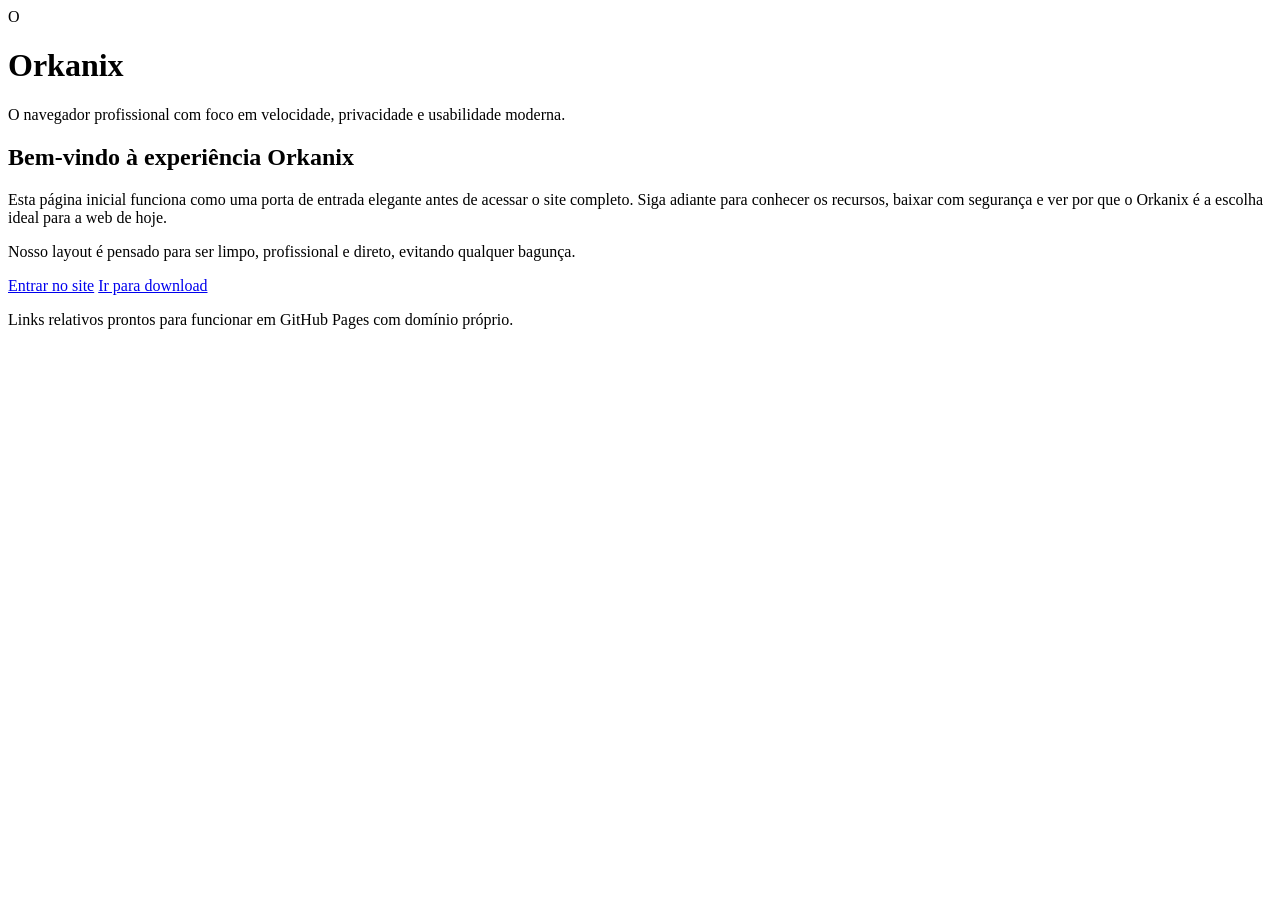
<file: pasta nova/index.html>
﻿<!DOCTYPE html>
<html lang="pt-BR">
<head>
  <meta charset="UTF-8">
  <meta name="viewport" content="width=device-width, initial-scale=1.0">
  <title>Orkanix - Página Inicial</title>
  <link hred="./css/style.css">
</head>
<body class="landing-page">
  <div class="landing-overlay">
    <header class="hero-header">
      <div class="brand">
        <div class="brand-mark">O</div>
        <div>
          <h1>Orkanix</h1>
          <p>O navegador profissional com foco em velocidade, privacidade e usabilidade moderna.</p>
        </div>
      </div>
    </header>

    <main class="landing-content">
      <h2>Bem-vindo à experiência Orkanix</h2>
      <p>Esta página inicial funciona como uma porta de entrada elegante antes de acessar o site completo. Siga adiante para conhecer os recursos, baixar com segurança e ver por que o Orkanix é a escolha ideal para a web de hoje.</p>
      <p>Nosso layout é pensado para ser limpo, profissional e direto, evitando qualquer bagunça.</p>

      <div class="landing-actions">
        <a href="site.html" class="button primary">Entrar no site</a>
        <a href="download.html" class="button secondary">Ir para download</a>
      </div>
    </main>

    <footer class="landing-footer">
      <p>Links relativos prontos para funcionar em GitHub Pages com domínio próprio.</p>
    </footer>
  </div>
</body>
</html>
</file>
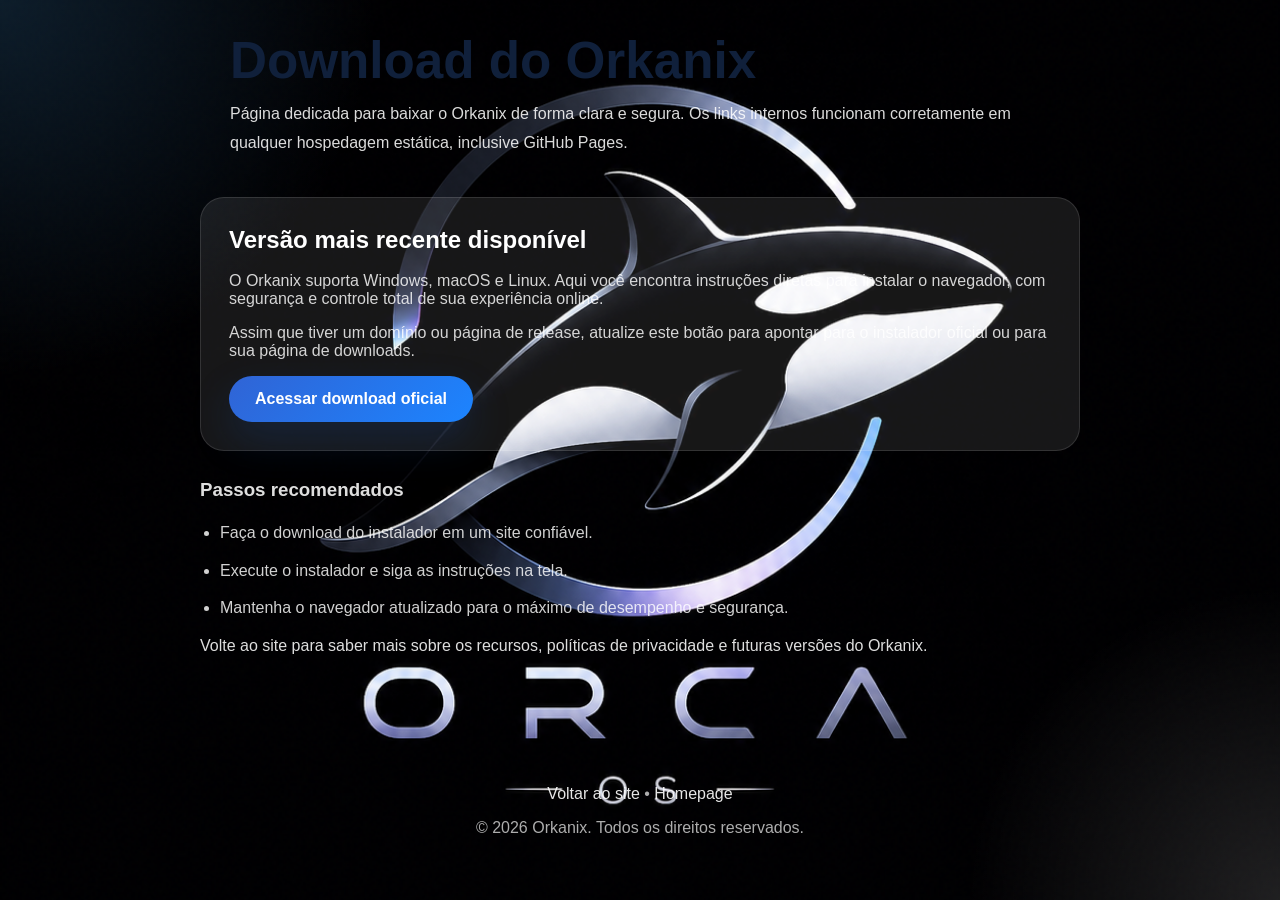
<file: pasta nova/download.html>
﻿<!DOCTYPE html>
<html lang="pt-BR">
<head>
  <meta charset="UTF-8">
  <meta name="viewport" content="width=device-width, initial-scale=1.0">
  <title>Download Orkanix Navegador</title>
  <link rel="stylesheet" href="style.css">
</head>
<body class="download-page">
  <header class="page-header">
    <div>
      <h1>Download do Orkanix</h1>
      <p>Página dedicada para baixar o Orkanix de forma clara e segura. Os links internos funcionam corretamente em qualquer hospedagem estática, inclusive GitHub Pages.</p>
    </div>
  </header>

  <main class="download-content">
    <section class="download-card">
      <h2>Versão mais recente disponível</h2>
      <p>O Orkanix suporta Windows, macOS e Linux. Aqui você encontra instruções diretas para instalar o navegador, com segurança e controle total de sua experiência online.</p>
      <p>Assim que tiver um domínio ou página de release, atualize este botão para apontar para o instalador oficial ou para sua página de downloads.</p>
      <a href="https://github.com/" class="button primary" target="_blank" rel="noopener noreferrer">Acessar download oficial</a>
    </section>

    <section class="download-details">
      <h3>Passos recomendados</h3>
      <ul>
        <li>Faça o download do instalador em um site confiável.</li>
        <li>Execute o instalador e siga as instruções na tela.</li>
        <li>Mantenha o navegador atualizado para o máximo de desempenho e segurança.</li>
      </ul>
      <p>Volte ao site para saber mais sobre os recursos, políticas de privacidade e futuras versões do Orkanix.</p>
    </section>
  </main>

  <footer class="page-footer">
    <p><a href="site.html">Voltar ao site</a> • <a href="index.html">Homepage</a></p>
    <p>&copy; 2026 Orkanix. Todos os direitos reservados.</p>
  </footer>
</body>
</html>
</file>
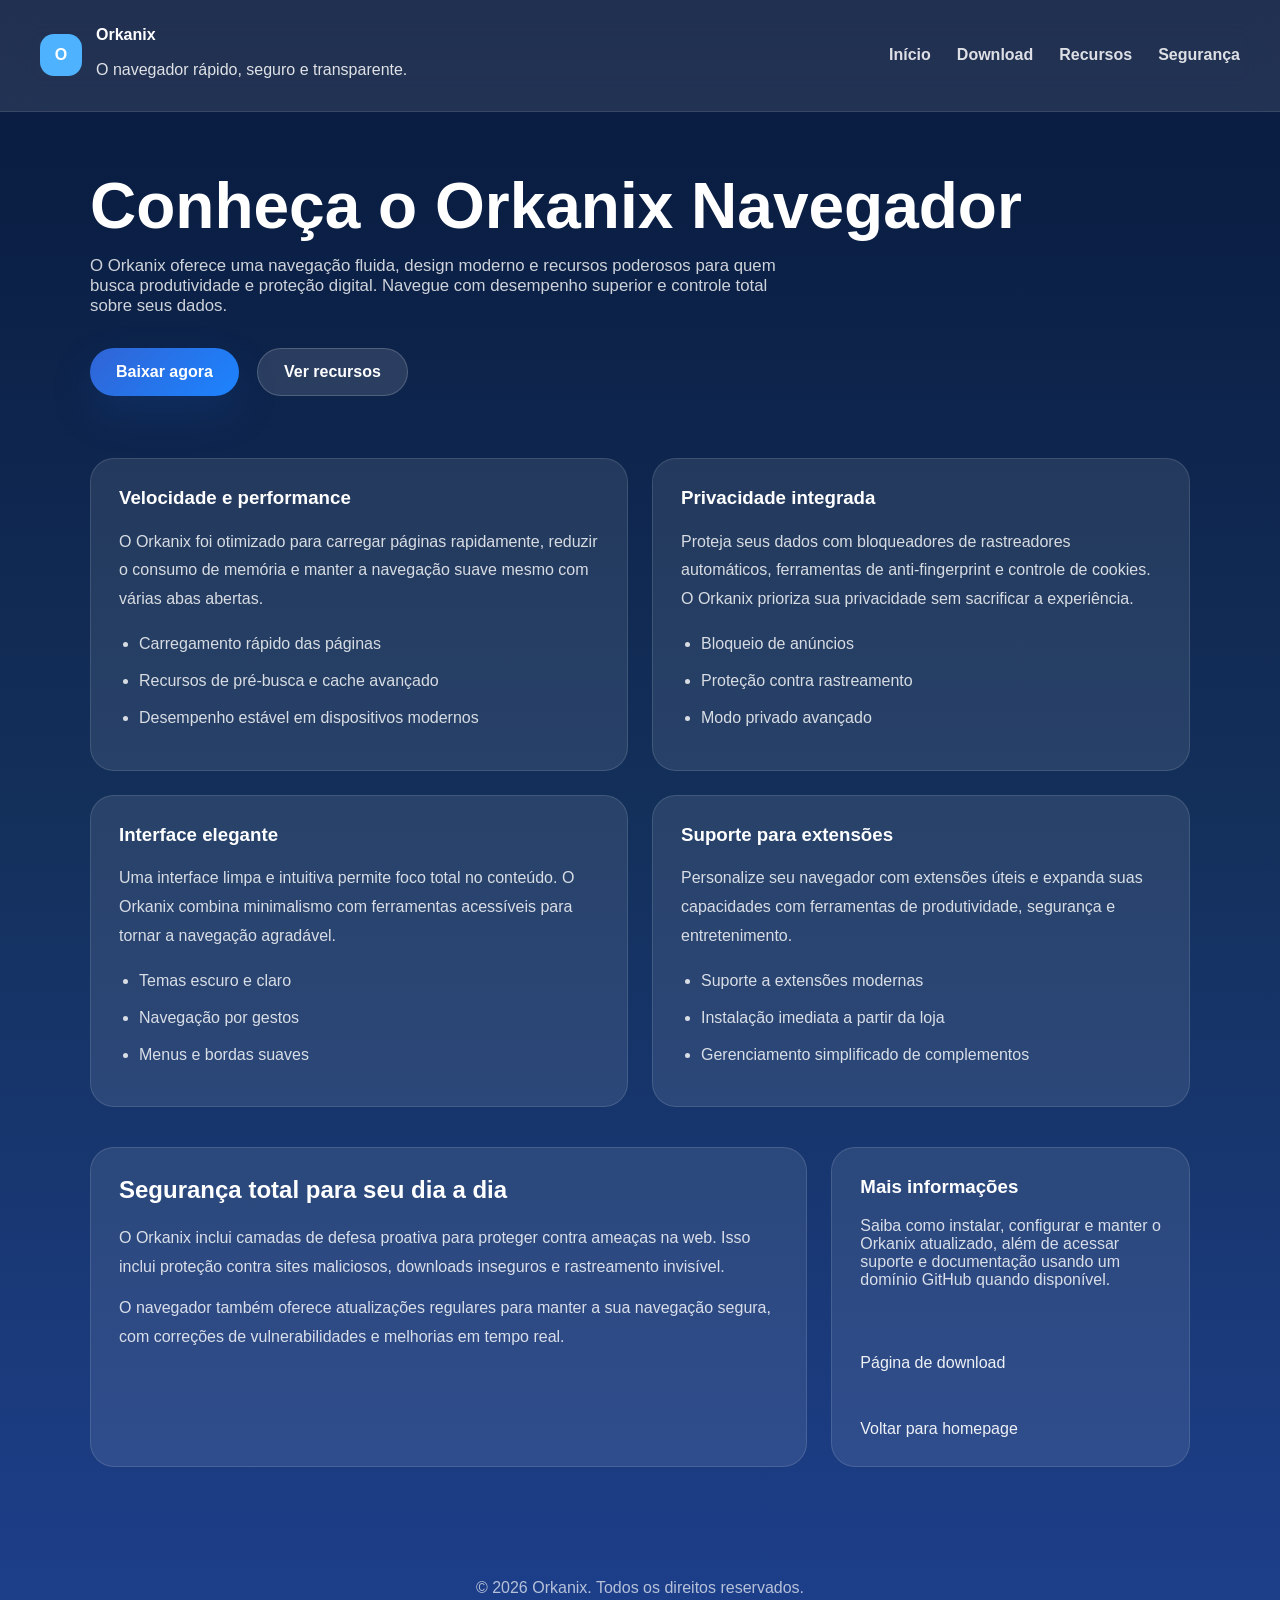
<file: pasta nova/site.html>
﻿<!DOCTYPE html>
<html lang="pt-BR">
<head>
  <meta charset="UTF-8">
  <meta name="viewport" content="width=device-width, initial-scale=1.0">
  <title>Orkanix - Site Oficial</title>
  <link rel="stylesheet" href="style.css">
</head>
<body>
  <header class="site-header">
    <div class="site-brand">
      <span>O</span>
      <div>
        <strong>Orkanix</strong>
        <p>O navegador rápido, seguro e transparente.</p>
      </div>
    </div>
    <nav class="site-nav">
      <a href="index.html">Início</a>
      <a href="download.html">Download</a>
      <a href="#recursos">Recursos</a>
      <a href="#seguranca">Segurança</a>
    </nav>
  </header>

  <main>
    <section class="hero-section">
      <h1>Conheça o Orkanix Navegador</h1>
      <p>O Orkanix oferece uma navegação fluida, design moderno e recursos poderosos para quem busca produtividade e proteção digital. Navegue com desempenho superior e controle total sobre seus dados.</p>
      <div class="hero-actions">
        <a href="download.html" class="button primary">Baixar agora</a>
        <a href="#recursos" class="button secondary">Ver recursos</a>
      </div>
    </section>

    <section class="feature-grid" id="recursos">
      <div class="feature-card">
        <h3>Velocidade e performance</h3>
        <p>O Orkanix foi otimizado para carregar páginas rapidamente, reduzir o consumo de memória e manter a navegação suave mesmo com várias abas abertas.</p>
        <ul>
          <li>Carregamento rápido das páginas</li>
          <li>Recursos de pré-busca e cache avançado</li>
          <li>Desempenho estável em dispositivos modernos</li>
        </ul>
      </div>

      <div class="feature-card">
        <h3>Privacidade integrada</h3>
        <p>Proteja seus dados com bloqueadores de rastreadores automáticos, ferramentas de anti-fingerprint e controle de cookies. O Orkanix prioriza sua privacidade sem sacrificar a experiência.</p>
        <ul>
          <li>Bloqueio de anúncios</li>
          <li>Proteção contra rastreamento</li>
          <li>Modo privado avançado</li>
        </ul>
      </div>

      <div class="feature-card">
        <h3>Interface elegante</h3>
        <p>Uma interface limpa e intuitiva permite foco total no conteúdo. O Orkanix combina minimalismo com ferramentas acessíveis para tornar a navegação agradável.</p>
        <ul>
          <li>Temas escuro e claro</li>
          <li>Navegação por gestos</li>
          <li>Menus e bordas suaves</li>
        </ul>
      </div>

      <div class="feature-card">
        <h3>Suporte para extensões</h3>
        <p>Personalize seu navegador com extensões úteis e expanda suas capacidades com ferramentas de produtividade, segurança e entretenimento.</p>
        <ul>
          <li>Suporte a extensões modernas</li>
          <li>Instalação imediata a partir da loja</li>
          <li>Gerenciamento simplificado de complementos</li>
        </ul>
      </div>
    </section>

    <section class="details-section" id="seguranca">
      <div class="card card-large">
        <h2>Segurança total para seu dia a dia</h2>
        <p>O Orkanix inclui camadas de defesa proativa para proteger contra ameaças na web. Isso inclui proteção contra sites maliciosos, downloads inseguros e rastreamento invisível.</p>
        <p>O navegador também oferece atualizações regulares para manter a sua navegação segura, com correções de vulnerabilidades e melhorias em tempo real.</p>
      </div>

      <aside class="quick-links">
        <div>
          <h3>Mais informações</h3>
          <p>Saiba como instalar, configurar e manter o Orkanix atualizado, além de acessar suporte e documentação usando um domínio GitHub quando disponível.</p>
        </div>
        <a href="download.html">Página de download</a>
        <a href="index.html">Voltar para homepage</a>
      </aside>
    </section>
  </main>

  <footer class="page-footer">
    <p>&copy; 2026 Orkanix. Todos os direitos reservados.</p>
  </footer>
</body>
</html>
</file>
<file: pasta nova/style.css>
:root {
  --dark: #08193d;
  --blue: #3064d5;
  --accent: #4fb2ff;
  --surface: #f5f9ff;
  --surface-strong: #e8effd;
  --text: #10203b;
  --muted: #5f6c88;
  --border: rgba(47, 92, 173, 0.14);
}

* {
  box-sizing: border-box;
}

html {
  scroll-behavior: smooth;
}

body {
  margin: 0;
  font-family: Inter, Arial, sans-serif;
  color: var(--text);
  background: linear-gradient(180deg, #08193d 0%, #13305b 50%, #1d3f8b 100%);
}

a {
  color: inherit;
  text-decoration: none;
}

button,
.button {
  border: none;
  border-radius: 999px;
  cursor: pointer;
  font-weight: 700;
  transition: transform 0.2s ease, box-shadow 0.2s ease, background-color 0.2s ease;
}

.button {
  display: inline-flex;
  align-items: center;
  justify-content: center;
  padding: 14px 26px;
  text-decoration: none;
}

.button.primary {
  background: linear-gradient(135deg, var(--blue), #1c84ff);
  color: white;
  box-shadow: 0 18px 40px rgba(22, 76, 160, 0.24);
}

.button.secondary {
  background: rgba(255, 255, 255, 0.12);
  color: white;
  border: 1px solid rgba(255, 255, 255, 0.18);
}

.button:hover {
  transform: translateY(-1px);
}

.landing-page,
.download-page {
  min-height: 100vh;
  display: grid;
  place-items: center;
  padding: 32px;
  background-image: radial-gradient(circle at top left, rgba(79, 178, 255, 0.16), transparent 24%),
    radial-gradient(circle at bottom right, rgba(255, 255, 255, 0.12), transparent 20%),
    url('orkanix.png');
  background-size: cover;
  background-position: center;
}

.landing-overlay {
  width: min(1080px, 100%);
  border-radius: 28px;
  background: rgba(255, 255, 255, 0.06);
  border: 1px solid rgba(255, 255, 255, 0.16);
  backdrop-filter: blur(24px);
  padding: 40px;
  box-shadow: 0 40px 120px rgba(0, 0, 0, 0.25);
}

.hero-header,
.page-header {
  display: flex;
  justify-content: space-between;
  align-items: flex-start;
  gap: 18px;
  margin-bottom: 34px;
}

.brand {
  display: flex;
  align-items: center;
  gap: 16px;
}

.brand-mark {
  width: 72px;
  height: 72px;
  border-radius: 22px;
  display: grid;
  place-items: center;
  background: linear-gradient(135deg, #4fb2ff, #1c84ff);
  color: white;
  font-size: 2rem;
  font-weight: 800;
  box-shadow: 0 12px 30px rgba(79, 178, 255, 0.25);
}

.hero-header h1,
.page-header h1 {
  margin: 0;
  font-size: clamp(2.4rem, 4vw, 4rem);
  line-height: 1.03;
}

.hero-header p,
.page-header p,
.landing-content p,
.site-header p,
.card p,
.feature-card p,
.quick-text p {
  margin: 12px 0 0;
  color: rgba(255, 255, 255, 0.86);
  max-width: 820px;
  line-height: 1.8;
}

.landing-content {
  max-width: 830px;
}

.landing-content h2 {
  font-size: clamp(2rem, 4vw, 3rem);
  color: white;
  margin: 0 0 22px;
}

.landing-actions {
  display: flex;
  flex-wrap: wrap;
  gap: 16px;
  margin-top: 30px;
}

.landing-footer,
.page-footer {
  margin-top: 36px;
  color: rgba(255, 255, 255, 0.72);
  text-align: center;
}

.site-header {
  position: sticky;
  top: 0;
  z-index: 10;
  display: flex;
  justify-content: space-between;
  align-items: center;
  gap: 30px;
  padding: 26px 40px;
  background: rgba(255, 255, 255, 0.10);
  backdrop-filter: blur(18px);
  border-bottom: 1px solid rgba(255, 255, 255, 0.10);
}

.site-brand {
  display: flex;
  align-items: center;
  gap: 14px;
  color: white;
}

.site-brand span {
  display: inline-flex;
  width: 42px;
  height: 42px;
  align-items: center;
  justify-content: center;
  background: #4fb2ff;
  border-radius: 14px;
  font-weight: 800;
}

.site-nav {
  display: flex;
  gap: 26px;
  flex-wrap: wrap;
}

.site-nav a {
  color: rgba(255, 255, 255, 0.85);
  font-weight: 600;
}

.site-nav a:hover {
  color: white;
}

.hero-section {
  padding: 62px 40px;
  max-width: 1180px;
  margin: 0 auto;
}

.hero-section h1 {
  margin: 0;
  font-size: clamp(3rem, 5vw, 5.2rem);
  color: white;
  line-height: 1.02;
}

.hero-section p {
  font-size: 1.05rem;
  max-width: 720px;
  color: rgba(255, 255, 255, 0.8);
}

.hero-actions {
  display: flex;
  flex-wrap: wrap;
  gap: 18px;
  margin-top: 32px;
}

.section-heading {
  color: white;
  font-size: clamp(2rem, 4vw, 2.6rem);
  margin: 0 0 18px;
}

.feature-grid {
  display: grid;
  grid-template-columns: repeat(2, minmax(0, 1fr));
  gap: 24px;
  padding: 0 40px 40px;
  max-width: 1180px;
  margin: 0 auto;
}

.feature-card,
.card,
.download-card,
.quick-links {
  background: rgba(255, 255, 255, 0.09);
  border: 1px solid rgba(255, 255, 255, 0.12);
  border-radius: 24px;
  padding: 28px;
}

.feature-card h3,
.card h2,
.download-card h2,
.quick-links h3 {
  margin-top: 0;
  color: white;
}

.feature-card p,
.card p,
.quick-links p,
.download-card p {
  color: rgba(255, 255, 255, 0.82);
}

.feature-card ul,
.download-details ul {
  margin: 16px 0 0;
  padding-left: 20px;
  color: rgba(255, 255, 255, 0.82);
}

.feature-card li,
.download-details li {
  margin-bottom: 10px;
  line-height: 1.7;
}

.details-section {
  display: grid;
  grid-template-columns: 2fr 1fr;
  gap: 24px;
  max-width: 1180px;
  margin: 0 auto 64px;
  padding: 0 40px;
}

.card-large {
  min-height: 320px;
}

.quick-links {
  display: flex;
  flex-direction: column;
  justify-content: space-between;
}

.quick-links a {
  display: block;
  margin-top: 18px;
  color: rgba(255, 255, 255, 0.92);
}

.cta-section {
  max-width: 1180px;
  margin: 0 auto 60px;
  padding: 0 40px;
  text-align: center;
}

.cta-section h2 {
  color: white;
  margin-bottom: 18px;
}

.download-content {
  width: min(960px, 100%);
  display: grid;
  gap: 28px;
  padding: 0 40px 60px;
  margin: 0 auto;
}

.download-card h2,
.download-details h3 {
  margin: 0 0 18px;
}

.download-details {
  color: rgba(255, 255, 255, 0.87);
}

.page-footer {
  margin: 0 auto;
  padding: 32px 40px 12px;
  max-width: 960px;
  text-align: center;
  color: rgba(255, 255, 255, 0.68);
}

.page-footer a {
  color: rgba(255, 255, 255, 0.9);
}

@media (max-width: 930px) {
  .feature-grid,
  .details-section {
    grid-template-columns: 1fr;
  }

  .site-header {
    flex-direction: column;
    align-items: stretch;
  }
}

@media (max-width: 680px) {
  .hero-header,
  .landing-overlay,
  .site-header,
  .hero-section,
  .download-content,
  .details-section,
  .landing-actions {
    padding: 22px;
  }

  .landing-actions {
    flex-direction: column;
    align-items: stretch;
  }

  .button {
    width: 100%;
  }
}
</file>
